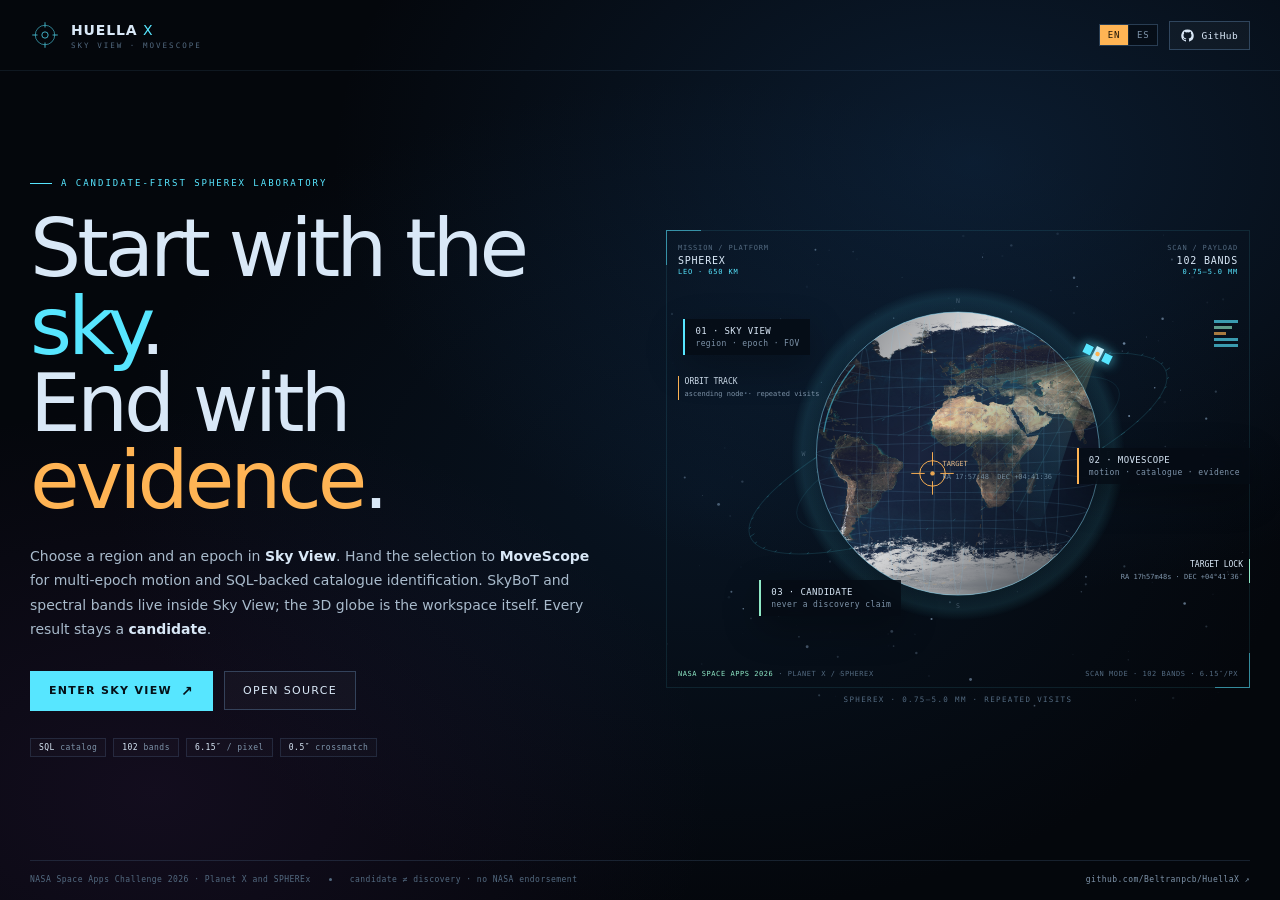
<file: index.html>
<!DOCTYPE html>
<html lang="en">
<head>
<meta charset="utf-8" />
<meta name="viewport" content="width=device-width, initial-scale=1" />
<title>HuellaX — Enter Sky View</title>
<!-- Earth visual reference: God's Eye View by Bilawal Sidhu (MIT for source code;
     third-party imagery keeps its own terms). Files: assets/earth.jpg and
     assets/earth-lights.png. Full source and code-provenance notes:
     assets/ATTRIBUTION.md. -->
<meta name="description" content="HuellaX: choose a sky region in Sky View, hand it to MoveScope, and inspect candidates with SQL-backed catalogues." />
<style>
  :root {
    --bg:#04070c; --ink:#d9e8f7; --dim:#7e94aa; --dim2:#536a80;
    --cyan:#57e6ff; --amber:#ffb454; --mint:#8fe9c6;
    --line:rgba(122,172,220,.16); --line2:rgba(122,172,220,.30);
    --sans:"Inter","Segoe UI",system-ui,-apple-system,sans-serif;
    --mono:ui-monospace,SFMono-Regular,"SF Mono",Menlo,Consolas,monospace;
  }
  *{box-sizing:border-box}
  html,body{height:100%}
  body{
    margin:0;background:var(--bg);color:var(--ink);font-family:var(--sans);
    -webkit-font-smoothing:antialiased;overflow:hidden;
  }
  body::before{
    content:"";position:fixed;inset:0;pointer-events:none;
    background:
      radial-gradient(1000px 680px at 76% 18%,rgba(28,77,130,.31),transparent 64%),
      radial-gradient(900px 620px at 12% 88%,rgba(92,42,118,.17),transparent 62%),
      radial-gradient(800px 560px at 55% 55%,#081422 0%,#04070c 74%);
  }
  .page{position:relative;z-index:2;min-height:100%;display:flex;flex-direction:column}
  .topbar{
    display:flex;align-items:center;gap:20px;padding:20px 30px;
    border-bottom:1px solid rgba(122,172,220,.10);flex:none;
  }
  .brand{display:flex;align-items:center;gap:11px;text-decoration:none;color:inherit}
  .brand svg{width:30px;height:30px;color:var(--cyan);opacity:.9}
  .brand b{font-size:14px;font-weight:650;letter-spacing:.06em}
  .brand b em{font-style:normal;color:var(--cyan);font-weight:450}
  .brand small{display:block;margin-top:2px;color:var(--dim2);font-family:var(--mono);font-size:7.5px;letter-spacing:.27em}
  .top-actions{margin-left:auto;display:flex;align-items:center;gap:11px}
  .lang{display:inline-flex;border:1px solid var(--line2);background:rgba(4,8,14,.5)}
  .lang button{border:0;background:transparent;color:var(--dim);font-family:var(--mono);font-size:9px;letter-spacing:.08em;padding:5px 8px}
  .lang button+button{border-left:1px solid var(--line)}
  .lang button.active{background:var(--amber);color:#1a1207}
  .github{
    display:inline-flex;align-items:center;gap:7px;border:1px solid var(--line2);
    background:rgba(255,255,255,.035);color:var(--ink);text-decoration:none;
    padding:7px 11px;font-family:var(--mono);font-size:9.5px;letter-spacing:.04em;
    transition:border-color .16s,background .16s;
  }
  .github:hover{border-color:var(--cyan);background:rgba(87,230,255,.08)}
  .github svg{width:13px;height:13px}
  .main{
    flex:1;display:grid;grid-template-columns:minmax(0,1.02fr) minmax(360px,.98fr);
    align-items:center;gap:28px;width:min(1240px,calc(100% - 60px));margin:0 auto;
    padding:22px 0 18px;
  }
  .eyebrow{color:var(--cyan);font-family:var(--mono);font-size:9px;letter-spacing:.22em;text-transform:uppercase;display:flex;align-items:center;gap:9px;margin-bottom:22px}
  .eyebrow:before{content:"";width:22px;height:1px;background:var(--cyan)}
  h1{margin:0;font-size:clamp(44px,6.3vw,86px);line-height:.96;letter-spacing:-.05em;font-weight:520;max-width:680px}
  h1 span{color:var(--cyan)} h1 em{font-style:normal;color:var(--amber)}
  .lede{max-width:565px;color:#a9bbcc;font-size:14px;line-height:1.75;margin:24px 0 0}
  .lede b{color:var(--ink);font-weight:550}
  .cta{display:flex;align-items:center;flex-wrap:wrap;gap:11px;margin-top:29px}
  .btn{display:inline-flex;align-items:center;justify-content:center;gap:9px;border:1px solid transparent;padding:12px 18px;text-decoration:none;font-size:11px;letter-spacing:.12em;text-transform:uppercase;transition:transform .16s,background .16s,border-color .16s}
  .btn:hover{transform:translateY(-1px)}
  .btn-primary{background:var(--cyan);color:#041018;font-weight:700}
  .btn-primary:hover{background:#87efff}
  .btn-ghost{border-color:var(--line2);color:var(--ink);background:rgba(255,255,255,.03)}
  .btn-ghost:hover{border-color:var(--cyan);background:rgba(87,230,255,.08)}
  .arrow{font-size:14px;line-height:1}
  .chips{display:flex;flex-wrap:wrap;gap:7px;margin-top:27px}
  .chip{font-family:var(--mono);font-size:8px;letter-spacing:.06em;color:var(--dim);border:1px solid var(--line);padding:4px 8px;background:rgba(255,255,255,.02)}
  .chip strong{color:var(--ink);font-weight:500}
  .stage{position:relative;min-height:480px}
  #orbit{width:100%;height:480px;display:block}
  .note{position:absolute;left:0;right:0;bottom:4px;text-align:center;color:var(--dim2);font-family:var(--mono);font-size:7.5px;letter-spacing:.18em;text-transform:uppercase}
  .float{position:absolute;border-left:2px solid var(--cyan);background:rgba(6,12,20,.82);backdrop-filter:blur(8px);padding:7px 10px;font-family:var(--mono);font-size:8px;letter-spacing:.05em;box-shadow:0 12px 36px rgba(0,0,0,.3);pointer-events:none}
  .float b{display:block;color:var(--ink);font-size:9px;font-weight:500;margin-bottom:3px}
  .float span{color:var(--dim)}

  /* NASA-style mission HUD around the orbital illustration */
  .orbit-frame{position:absolute;inset:2px 0 20px;pointer-events:none;border:1px solid rgba(87,230,255,.10);}
  .orbit-frame:before,.orbit-frame:after{content:"";position:absolute;width:34px;height:34px;border-color:rgba(87,230,255,.55);border-style:solid;}
  .orbit-frame:before{top:-1px;left:-1px;border-width:1px 0 0 1px;}
  .orbit-frame:after{bottom:-1px;right:-1px;border-width:0 1px 1px 0;}
  .orbit-hud{position:absolute;inset:16px 0 auto;display:flex;justify-content:space-between;pointer-events:none;padding:0 12px;}
  .oh{font-family:var(--mono);font-size:7px;letter-spacing:.12em;color:var(--dim2);text-transform:uppercase;}
  .oh b{display:block;margin-top:3px;color:var(--ink);font-size:10px;font-weight:500;letter-spacing:.08em;}
  .oh small{display:block;margin-top:2px;color:var(--cyan);font-size:7px;}
  .oh.right{text-align:right;}
  .orbit-strip{position:absolute;left:12px;right:12px;bottom:30px;display:flex;justify-content:space-between;pointer-events:none;font-family:var(--mono);font-size:7px;color:var(--dim2);letter-spacing:.08em;text-transform:uppercase;}
  .orbit-strip b{color:var(--mint);font-weight:500;}
  .orbit-spectrum{position:absolute;right:12px;top:92px;display:flex;flex-direction:column;gap:3px;pointer-events:none;}
  .orbit-spectrum i{display:block;width:24px;height:3px;background:var(--cyan);opacity:.65;}
  .orbit-spectrum i:nth-child(2){width:18px;background:var(--mint)}
  .orbit-spectrum i:nth-child(3){width:12px;background:var(--amber)}
  .orbit-callout{position:absolute;border-left:1px solid var(--cyan);padding-left:6px;font-family:var(--mono);font-size:7px;line-height:1.55;color:var(--dim);pointer-events:none;}
  .orbit-callout b{display:block;color:var(--ink);font-size:8px;font-weight:500;}
  .oc-1{left:2%;top:31%;border-left-color:var(--amber)}
  .oc-2{right:0;bottom:26%;text-align:right;border-left:0;border-right:1px solid var(--mint);padding-left:0;padding-right:6px}
  @media(max-width:620px){.orbit-hud,.orbit-strip,.orbit-callout,.orbit-spectrum{display:none}}
  .f1{top:19%;left:3%}.f2{top:46%;right:0;border-left-color:var(--amber)}.f3{bottom:19%;left:16%;border-left-color:var(--mint)}
  .foot{
    flex:none;border-top:1px solid var(--line);width:min(1240px,calc(100% - 60px));
    margin:0 auto;padding:14px 0 16px;display:flex;align-items:center;gap:18px;flex-wrap:wrap;
    color:var(--dim2);font-family:var(--mono);font-size:8px;letter-spacing:.06em;
  }
  .foot .repo{margin-left:auto;color:var(--dim);text-decoration:none}
  .foot .repo:hover{color:var(--cyan)}
  .foot .sep{width:3px;height:3px;border-radius:50%;background:var(--dim2)}
  @media(prefers-reduced-motion:reduce){*{animation-duration:.001ms!important;transition-duration:.001ms!important}}
  @media(max-width:980px){
    body{overflow:auto}
    .main{grid-template-columns:1fr;gap:0;width:calc(100% - 40px);padding:30px 0 8px}
    .stage{min-height:370px;margin-top:10px}
    #orbit{height:370px}
  }
  @media(max-width:620px){
    .topbar{padding:15px 16px}
    .brand small{display:none}
    .top-actions .github span{display:none}
    .main{width:calc(100% - 32px)}
    h1{font-size:clamp(40px,13vw,58px)}
    .lede{font-size:12.5px}
    .float{display:none}
    .foot{width:calc(100% - 32px);display:block}
    .foot .repo{display:block;margin:6px 0 0}
  }
</style>
</head>
<body>
<div class="page">
  <header class="topbar">
    <a class="brand" href="./" aria-label="HuellaX home">
      <svg viewBox="0 0 40 40" aria-hidden="true">
        <circle cx="20" cy="20" r="13" fill="none" stroke="currentColor" stroke-width="1.1" opacity=".72"/>
        <circle cx="20" cy="20" r="4.2" fill="none" stroke="currentColor" stroke-width="1.1"/>
        <path d="M20 3v7M20 30v7M3 20h7M30 20h7" stroke="currentColor" stroke-width="1.1"/>
      </svg>
      <div><b>HUELLA <em>X</em></b><small>SKY VIEW · MOVESCOPE</small></div>
    </a>
    <div class="top-actions">
      <div class="lang" role="group" aria-label="Language / Idioma">
        <button type="button" data-lang="en" lang="en" class="active" aria-pressed="true">EN</button>
        <button type="button" data-lang="es" lang="es" aria-pressed="false">ES</button>
      </div>
      <a class="github" href="https://github.com/Beltranpcb/HuellaX" target="_blank" rel="noopener" aria-label="HuellaX GitHub repository">
        <svg viewBox="0 0 24 24" fill="currentColor" aria-hidden="true"><path d="M12 .7a11.5 11.5 0 0 0-3.64 22.4c.58.1.79-.25.79-.56v-2.2c-3.23.7-3.91-1.37-3.91-1.37-.53-1.34-1.29-1.7-1.29-1.7-1.05-.72.08-.7.08-.7 1.16.08 1.77 1.2 1.77 1.2 1.04 1.77 2.72 1.26 3.38.96.1-.75.4-1.26.73-1.55-2.58-.29-5.3-1.29-5.3-5.72 0-1.26.45-2.29 1.2-3.1-.12-.3-.52-1.48.11-3.07 0 0 .97-.31 3.18 1.18a11 11 0 0 1 5.78 0c2.2-1.49 3.17-1.18 3.17-1.18.63 1.59.23 2.77.12 3.07.75.81 1.2 1.84 1.2 3.1 0 4.44-2.73 5.43-5.32 5.72.42.36.79 1.07.79 2.16v3.2c0 .31.21.67.8.56A11.5 11.5 0 0 0 12 .7Z"/></svg>
        <span>GitHub</span>
      </a>
    </div>
  </header>

  <main class="main">
    <section>
      <div class="eyebrow" data-i18n="eyebrow">A candidate-first SPHEREx laboratory</div>
      <h1 data-i18n-html="title">Start with the <span>sky</span>.<br/>End with <em>evidence</em>.</h1>
      <p class="lede" data-i18n-html="lede">Choose a region and an epoch in <b>Sky View</b>. Hand the selection to <b>MoveScope</b> for multi-epoch motion and SQL-backed catalogue identification. SkyBoT and spectral bands live inside Sky View; the 3D globe is the workspace itself. Every result stays a <b>candidate</b>.</p>
      <div class="cta">
        <a class="btn btn-primary" id="enter" href="http://127.0.0.1:8830/" data-i18n-html="cta">Enter Sky View <span class="arrow">↗</span></a>
        <a class="btn btn-ghost" href="https://github.com/Beltranpcb/HuellaX" target="_blank" rel="noopener" data-i18n="source">Open source</a>
      </div>
      <div class="chips">
        <span class="chip"><strong>SQL</strong> catalog</span>
        <span class="chip"><strong>102</strong> bands</span>
        <span class="chip"><strong>6.15″</strong> / pixel</span>
        <span class="chip"><strong>0.5″</strong> crossmatch</span>
      </div>
    </section>

    <section class="stage" aria-label="Sky View orbital illustration">
      <div class="orbit-frame" aria-hidden="true"></div>
      <canvas id="orbit"></canvas>
      <div class="orbit-hud">
        <div class="oh"><span data-i18n="hudMission">Mission / platform</span><b>SPHEREx</b><small data-i18n="hudOrbit">LEO · 650 km</small></div>
        <div class="oh right"><span data-i18n="hudScan">Scan / payload</span><b data-i18n="hudBands">102 BANDS</b><small>0.75–5.0 µm</small></div>
      </div>
      <div class="orbit-spectrum" aria-hidden="true"><i></i><i></i><i></i><i></i><i></i></div>
      <div class="orbit-callout oc-1"><b data-i18n="hudTrack">ORBIT TRACK</b><span data-i18n="hudTrackNote">ascending node · repeated visits</span></div>
      <div class="orbit-callout oc-2"><b data-i18n="hudTarget">TARGET LOCK</b><span>RA 17h57m48s · DEC +04°41′36″</span></div>
      <div class="float f1"><b>01 · SKY VIEW</b><span>region · epoch · FOV</span></div>
      <div class="float f2"><b>02 · MOVESCOPE</b><span>motion · catalogue · evidence</span></div>
      <div class="float f3"><b>03 · CANDIDATE</b><span>never a discovery claim</span></div>
      <div class="orbit-strip"><span data-i18n-html="hudLeft">NASA SPACE APPS 2026 · PLANET X / SPHEREX</span><span data-i18n="hudRight">SCAN MODE · 102 BANDS · 6.15″/PX</span></div>
      <div class="note" data-i18n="stageNote">SPHEREx · 0.75–5.0 µm · repeated visits</div>
    </section>
  </main>

  <footer class="foot">
    <span data-i18n="footLeft">NASA Space Apps Challenge 2026 · Planet X and SPHEREx</span>
    <span class="sep"></span>
    <span data-i18n="footMid">candidate ≠ discovery · no NASA endorsement</span>
    <a class="repo" href="https://github.com/Beltranpcb/HuellaX" target="_blank" rel="noopener">github.com/Beltranpcb/HuellaX ↗</a>
  </footer>
</div>

<script>
(() => {
  "use strict";
  const VIEW = "http://127.0.0.1:8830/";
  const DICT = {
    en: {
      docTitle: "HuellaX — Enter Sky View",
      title: "Start with the <span>sky</span>.<br/>End with <em>evidence</em>.",
      eyebrow: "A candidate-first SPHEREx laboratory",
      lede: "Choose a region and an epoch in <b>Sky View</b>. Hand the selection to <b>MoveScope</b> for multi-epoch motion and SQL-backed catalogue identification. SkyBoT and spectral bands live inside Sky View; the 3D globe is the workspace itself. Every result stays a <b>candidate</b>.",
      cta: "Enter Sky View <span class=\"arrow\">↗</span>",
      source: "Open source",
      stageNote: "SPHEREx · 0.75–5.0 µm · repeated visits",
      hudMission: "Mission / platform", hudOrbit: "LEO · 650 km",
      hudScan: "Scan / payload", hudBands: "102 BANDS",
      hudTrack: "ORBIT TRACK", hudTrackNote: "ascending node · repeated visits",
      hudTarget: "TARGET LOCK",
      hudLeft: "<b>NASA SPACE APPS 2026</b> · PLANET X / SPHEREX",
      hudRight: "SCAN MODE · 102 BANDS · 6.15″/PX",
      footLeft: "NASA Space Apps Challenge 2026 · Planet X and SPHEREx",
      footMid: "candidate ≠ discovery · no NASA endorsement"
    },
    es: {
      docTitle: "HuellaX — Entrar en Sky View",
      title: "Empieza por el <span>cielo</span>.<br/>Termina en la <em>evidencia</em>.",
      eyebrow: "Un laboratorio SPHEREx centrado en candidatos",
      lede: "Elige una región y una época en <b>Sky View</b>. Pasa la selección a <b>MoveScope</b> para movimiento multiépoca e identificación con catálogos SQL. SkyBoT y las bandas espectrales están dentro de Sky View; el globo 3D es el propio espacio de trabajo. Todo resultado sigue siendo un <b>candidato</b>.",
      cta: "Entrar en Sky View <span class=\"arrow\">↗</span>",
      source: "Código abierto",
      stageNote: "SPHEREx · 0,75–5,0 µm · visitas repetidas",
      hudMission: "Misión / plataforma", hudOrbit: "LEO · 650 km",
      hudScan: "Escaneo / carga útil", hudBands: "102 BANDAS",
      hudTrack: "ÓRBITA", hudTrackNote: "nodo ascendente · visitas repetidas",
      hudTarget: "OBJETIVO FIJADO",
      hudLeft: "<b>NASA SPACE APPS 2026</b> · PLANETA X / SPHEREX",
      hudRight: "MODO ESCANEO · 102 BANDAS · 6.15″/PX",
      footLeft: "NASA Space Apps Challenge 2026 · Planet X and SPHEREx",
      footMid: "candidato ≠ descubrimiento · NASA no respalda"
    }
  };
  const p = new URLSearchParams(location.search);
  const stored = localStorage.getItem("huellax.lang");
  let lang = p.get("lang") || stored || "en";
  if (!DICT[lang]) lang = "en";
  function apply(next) {
    if (!DICT[next]) next = "en";
    lang = next;
    document.documentElement.lang = lang;
    document.title = DICT[lang].docTitle;
    localStorage.setItem("huellax.lang", lang);
    document.querySelectorAll("[data-i18n]").forEach(el => el.textContent = DICT[lang][el.dataset.i18n] || "");
    document.querySelectorAll("[data-i18n-html]").forEach(el => el.innerHTML = DICT[lang][el.dataset.i18nHtml] || "");
    document.querySelectorAll(".lang button").forEach(b => {
      const on = b.dataset.lang === lang;
      b.classList.toggle("active", on);
      b.setAttribute("aria-pressed", String(on));
    });
    const enter = document.getElementById("enter");
    const u = new URL(VIEW);
    u.searchParams.set("lang", lang);
    u.searchParams.set("from", "entry");
    enter.href = u.toString();
    history.replaceState(null, "", "?lang=" + lang);
  }
  document.querySelectorAll(".lang button").forEach(b => b.addEventListener("click", () => apply(b.dataset.lang)));
  apply(lang);

  const c = document.getElementById("orbit"), ctx = c.getContext("2d");
  // Earth visual reference: God's Eye View by Bilawal Sidhu.
  // God's Eye View is MIT for source code; its third-party imagery keeps its
  // own terms. This is original Canvas 2D code; no Earth mesh/shader is copied.
  // See assets/ATTRIBUTION.md for sources and license notes.
  const earth = new Image();
  const lights = new Image();
  let earthOk = false, lightsOk = false;
  earth.onload = () => { earthOk = true; };
  lights.onload = () => { lightsOk = true; };
  earth.src = "assets/earth.jpg";
  lights.src = "assets/earth-lights.png";
  let stars = [];
  function resize() {
    const dpr = Math.min(devicePixelRatio || 1, 2), r = c.getBoundingClientRect();
    c.width = Math.max(1, Math.round(r.width * dpr)); c.height = Math.max(1, Math.round(r.height * dpr));
    ctx.setTransform(dpr, 0, 0, dpr, 0, 0);
    stars = Array.from({length: 170}, () => ({x: Math.random()*r.width, y: Math.random()*r.height, r: Math.random()*1.25+.2, a: Math.random()*.6+.12, p: Math.random()*6.28, s: .0005+Math.random()*.0011}));
  }
  function orbitPoint(cx, cy, R, angle) {
    const rot = -.38, ex = R*1.58*Math.cos(angle), ey = R*.43*Math.sin(angle);
    return { x: cx + ex*Math.cos(rot) - ey*Math.sin(rot), y: cy + ex*Math.sin(rot) + ey*Math.cos(rot) };
  }
  function draw(ts) {
    const dpr = Math.min(devicePixelRatio || 1, 2), w = c.width/dpr, h = c.height/dpr;
    ctx.clearRect(0,0,w,h);
    const cx = w*.50, cy = h*.47, R = Math.min(w,h)*.295;
    // stars
    stars.forEach(s => {
      const t = .55+.45*Math.sin(ts*s.s+s.p);
      ctx.beginPath(); ctx.arc(s.x,s.y,s.r,0,6.283); ctx.fillStyle = `rgba(185,220,255,${s.a*t})`; ctx.fill();
    });
    // orbital path
    ctx.save(); ctx.translate(cx,cy); ctx.rotate(-.38);
    ctx.beginPath(); ctx.ellipse(0,0,R*1.58,R*.43,0,0,6.283);
    ctx.strokeStyle = "rgba(87,230,255,.13)"; ctx.lineWidth = 1; ctx.stroke();
    ctx.beginPath(); ctx.ellipse(0,0,R*1.22,R*.33,0,0,6.283);
    ctx.strokeStyle = "rgba(87,230,255,.08)"; ctx.stroke();
    ctx.restore();
    // atmosphere
    const atmo = ctx.createRadialGradient(cx,cy,R*.82,cx,cy,R*1.18);
    atmo.addColorStop(0,"rgba(87,230,255,.0)"); atmo.addColorStop(.78,"rgba(87,230,255,.10)"); atmo.addColorStop(1,"rgba(87,230,255,0)");
    ctx.beginPath(); ctx.arc(cx,cy,R*1.18,0,6.283); ctx.fillStyle=atmo; ctx.fill();
    // globe
    ctx.save(); ctx.beginPath(); ctx.arc(cx,cy,R,0,6.283); ctx.clip();
    if (earthOk) {
      const sw = earth.naturalWidth, sh = earth.naturalHeight;
      const scale = Math.max((R*2)/sw,(R*2)/sh), dw=sw*scale, dh=sh*scale;
      ctx.drawImage(earth, cx-dw/2, cy-dh/2, dw, dh);
      if (lightsOk) {
        ctx.globalCompositeOperation = "screen"; ctx.globalAlpha = .26;
        ctx.drawImage(lights, cx-dw/2, cy-dh/2, dw, dh);
        ctx.globalCompositeOperation = "source-over"; ctx.globalAlpha = 1;
      }
      const night = ctx.createLinearGradient(cx-R,cy-R,cx+R,cy+R*.4);
      night.addColorStop(0,"rgba(1,6,14,.58)"); night.addColorStop(.48,"rgba(1,6,14,.08)"); night.addColorStop(1,"rgba(1,6,14,.62)");
      ctx.fillStyle = night; ctx.fillRect(cx-R,cy-R,R*2,R*2);
    } else {
      const g = ctx.createRadialGradient(cx-R*.22,cy-R*.30,4,cx,cy,R);
      g.addColorStop(0,"#1a4f70"); g.addColorStop(.55,"#0a2237"); g.addColorStop(1,"#02070e");
      ctx.fillStyle=g; ctx.fillRect(cx-R,cy-R,R*2,R*2);
    }
    // graticule
    ctx.strokeStyle = "rgba(120,205,240,.17)"; ctx.lineWidth = .7;
    for (let k=-3;k<=3;k++) {
      const yy = cy + k*R*.20;
      const rx = R*Math.sqrt(Math.max(0,1-(k*.20)**2));
      ctx.beginPath(); ctx.ellipse(cx,yy,rx,R*.075,0,0,6.283); ctx.stroke();
    }
    for (let k=-3;k<=3;k++) {
      const xx = cx + k*R*.22;
      const hh = R*Math.sqrt(Math.max(0,1-(k*.22)**2));
      ctx.beginPath(); ctx.ellipse(xx,cy,R*.055,hh,0,0,6.283); ctx.stroke();
    }
    // terminator
    ctx.beginPath(); ctx.ellipse(cx-R*.36,cy,R*.48,R*.95,-.28,0,6.283);
    ctx.strokeStyle = "rgba(255,180,84,.24)"; ctx.setLineDash([4,5]); ctx.stroke(); ctx.setLineDash([]);
    ctx.restore();
    ctx.beginPath(); ctx.arc(cx,cy,R,0,6.283); ctx.strokeStyle="rgba(140,225,255,.48)"; ctx.lineWidth=1; ctx.stroke();

    // scan footprint from satellite toward target
    const a = (ts*.00016) - .95;
    const sat = orbitPoint(cx,cy,R,a);
    const scan = ctx.createLinearGradient(sat.x,sat.y,cx,cy);
    scan.addColorStop(0,"rgba(255,180,84,.20)"); scan.addColorStop(.55,"rgba(87,230,255,.10)"); scan.addColorStop(1,"rgba(87,230,255,0)");
    ctx.beginPath(); ctx.moveTo(sat.x,sat.y); ctx.lineTo(cx-R*.76,cy-R*.34); ctx.lineTo(cx+R*.58,cy+R*.52); ctx.closePath(); ctx.fillStyle=scan; ctx.fill();
    for (let i=0;i<7;i++) {
      const f=(i+1)/8, x=cx-R*.76+(R*1.34)*f, y=cy-R*.34+(R*.86)*f;
      ctx.beginPath(); ctx.moveTo(sat.x,sat.y); ctx.lineTo(x,y); ctx.strokeStyle="rgba(87,230,255,.10)"; ctx.stroke();
    }

    // target lock
    const tx = cx - R*.18, ty = cy + R*.14;
    ctx.save(); ctx.translate(tx,ty);
    ctx.strokeStyle="rgba(255,180,84,.95)"; ctx.lineWidth=1;
    ctx.beginPath(); ctx.arc(0,0,R*.09,0,6.283); ctx.stroke();
    ctx.beginPath(); ctx.moveTo(-R*.15,0); ctx.lineTo(-R*.055,0); ctx.moveTo(R*.055,0); ctx.lineTo(R*.15,0); ctx.moveTo(0,-R*.15); ctx.lineTo(0,-R*.055); ctx.moveTo(0,R*.055); ctx.lineTo(0,R*.15); ctx.stroke();
    ctx.fillStyle="rgba(255,180,84,.9)"; ctx.beginPath(); ctx.arc(0,0,2.2,0,6.283); ctx.fill();
    ctx.restore();
    ctx.font = "7px ui-monospace, monospace"; ctx.fillStyle = "rgba(255,205,145,.88)";
    ctx.fillText(lang === "es" ? "OBJETIVO" : "TARGET", tx+10, ty-7); ctx.fillStyle="rgba(170,210,235,.55)"; ctx.fillText("RA 17:57:48  DEC +04:41:36", tx+10, ty+6);

    // satellite body
    ctx.save(); ctx.translate(sat.x,sat.y); ctx.rotate(a - .38 + Math.PI/2);
    ctx.shadowColor="rgba(87,230,255,.75)"; ctx.shadowBlur=12;
    ctx.fillStyle="#d8eef8"; ctx.fillRect(-4,-7,8,14);
    ctx.fillStyle="#57e6ff"; ctx.fillRect(-15,-5,9,10); ctx.fillRect(6,-5,9,10);
    ctx.strokeStyle="rgba(8,25,38,.8)"; ctx.lineWidth=.6; ctx.strokeRect(-15,-5,9,10); ctx.strokeRect(6,-5,9,10);
    ctx.fillStyle="#ffb454"; ctx.beginPath(); ctx.arc(0,0,2.2,0,6.283); ctx.fill();
    ctx.restore();

    // orbital ticks
    ctx.save(); ctx.translate(cx,cy); ctx.rotate(-.38);
    for (let i=0;i<48;i++) {
      const t=i/48*6.283, ex=R*1.58*Math.cos(t), ey=R*.43*Math.sin(t);
      const len=(i%6===0)?5:2.5;
      ctx.beginPath(); ctx.moveTo(ex,ey); ctx.lineTo(ex+len,ey-len*.22); ctx.strokeStyle="rgba(87,230,255,.28)"; ctx.lineWidth=.6; ctx.stroke();
    }
    ctx.restore();

    // scan arc
    const arc=(ts*.03)%6.283;
    ctx.beginPath(); ctx.arc(cx,cy,R*.96,arc,arc+.55); ctx.strokeStyle="rgba(87,230,255,.5)"; ctx.lineWidth=1.4; ctx.stroke();
    // tiny crosshair grid labels
    ctx.fillStyle="rgba(126,148,170,.45)"; ctx.font="6.5px ui-monospace, monospace";
    ctx.fillText("N", cx-2, cy-R-9); ctx.fillText("E", cx+R+7, cy+2);
    ctx.fillText("S", cx-2, cy+R+13); ctx.fillText("W", cx-R-15, cy+2);
    requestAnimationFrame(draw);
  }
  resize(); addEventListener("resize", resize); requestAnimationFrame(draw);
})();
</script>
</body>
</html>
</file>
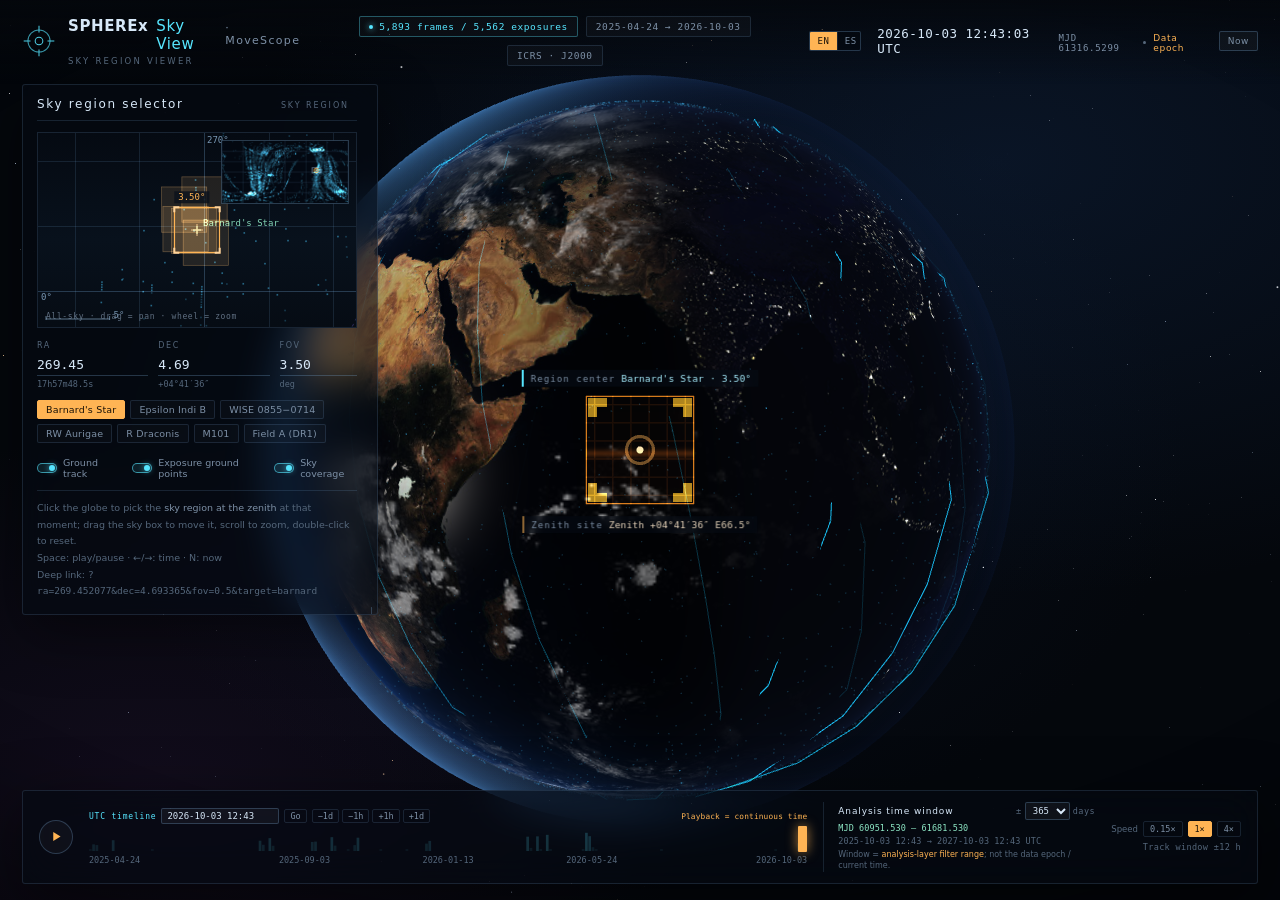
<file: 系统/视图工具/index.html>
<!DOCTYPE html>
<html lang="en">
<head>
<meta charset="utf-8" />
<meta name="viewport" content="width=device-width, initial-scale=1" />
<title data-i18n="doc.title">SPHEREx Sky View · MoveScope</title>
<meta name="description" content="Interactive 3D globe and sky-region selector driven by real SPHEREx exposure-header data." data-i18n-content="doc.description" />
<link rel="stylesheet" href="./css/style.css" />
<script>
  window.__errs = [];
  addEventListener('error', (e) => window.__errs.push(String(e.message || e)));
  addEventListener('unhandledrejection', (e) => window.__errs.push(String(e.reason)));
</script>
<script type="importmap">
{ "imports": { "three": "./vendor/three.module.js" } }
</script>
</head>
<body>

<div id="stage">
  <canvas id="globe" aria-label="3D globe" data-i18n-aria-label="globe.aria"></canvas>
  <div id="labels">
    <div class="globe-label" id="lb-site" hidden>
      <span class="k" data-i18n="label.site">Zenith site</span><span class="v" id="lb-site-val">—</span>
    </div>
    <div class="globe-label" id="lb-sky" hidden>
      <span class="k" data-i18n="label.sky">Region center</span><span class="v" id="lb-sky-val">—</span>
    </div>
  </div>
  <div class="vignette"></div>
  <div class="scanlines"></div>
</div>

<header class="topbar">
  <div class="brand">
    <svg class="mark" viewBox="0 0 40 40" aria-hidden="true">
      <circle cx="20" cy="20" r="13" fill="none" stroke="currentColor" stroke-width="1.2" opacity=".7"/>
      <circle cx="20" cy="20" r="4.5" fill="none" stroke="currentColor" stroke-width="1.2"/>
      <path d="M20 2v8M20 30v8M2 20h8M30 20h8" stroke="currentColor" stroke-width="1.2"/>
    </svg>
    <div>
      <h1>SPHEREx <em data-i18n="brand.skyView">Sky View</em> <span class="brand-ms">· MoveScope</span></h1>
      <p data-i18n="brand.kicker">SKY REGION VIEWER</p>
    </div>
  </div>

  <div class="dataset">
    <div class="chip" id="chip-count">— frames / — exposures</div>
    <div class="chip dim" id="chip-range">—</div>
    <div class="chip dim">ICRS · J2000</div>
  </div>

  <div class="topbar-right">
    <div class="lang-switch" id="lang-switch" role="group" aria-label="Language / Idioma">
      <button class="lang-btn active" type="button" data-lang="en" lang="en" aria-pressed="true">EN</button>
      <button class="lang-btn" type="button" data-lang="es" lang="es" aria-pressed="false">ES</button>
    </div>
    <div class="clockbox">
      <div class="clock" id="clock-date">—</div>
      <div class="clock-sub"><span class="mono" id="clock-mjd">—</span><span class="dot"></span><span id="clock-mode" data-i18n="clock.mode.data">Data epoch</span></div>
      <button class="btn ghost tiny" id="btn-now" title="Return to the actual current time" data-i18n="now" data-i18n-title="now.title">Now</button>
    </div>
  </div>
</header>

<aside class="panel" id="panel-left">
  <div class="panel-head">
    <span class="ttl" data-i18n="panel.left.title">Sky region selector</span>
    <span class="sub" data-i18n="panel.left.sub">SKY REGION</span>
    <span class="hud-corner"></span>
  </div>

  <div class="skymap-wrap">
    <canvas id="skymap" aria-label="All-sky region map" data-i18n-aria-label="skymap.aria"></canvas>
    <canvas id="minimap" title="All-sky minimap: click to jump" data-i18n-title="skymap.minimap.title"></canvas>
    <div class="skymap-tag" data-i18n="skymap.tag">All-sky · drag = pan · wheel = zoom</div>
  </div>

  <div class="fields">
    <label class="field">
      <span data-i18n="field.ra">RA</span>
      <input id="in-ra" type="number" min="0" max="360" step="0.01" value="269.45" />
      <em id="ra-hms">—</em>
    </label>
    <label class="field">
      <span data-i18n="field.dec">DEC</span>
      <input id="in-dec" type="number" min="-90" max="90" step="0.01" value="4.69" />
      <em id="dec-dms">—</em>
    </label>
    <label class="field">
      <span data-i18n="field.fov">FOV</span>
      <input id="in-fov" type="number" min="0.05" max="180" step="0.05" value="3.50" />
      <em data-i18n="unit.deg">deg</em>
    </label>
  </div>

  <div class="preset-row" id="presets"></div>

  <div class="toggles">
    <label class="sw"><input type="checkbox" id="tg-track" checked /><i></i><span data-i18n="toggle.track">Ground track</span></label>
    <label class="sw"><input type="checkbox" id="tg-cov" checked /><i></i><span data-i18n="toggle.cov">Exposure ground points</span></label>
    <label class="sw"><input type="checkbox" id="tg-mapcov" checked /><i></i><span data-i18n="toggle.mapcov">Sky coverage</span></label>
  </div>

  <p class="hint" data-i18n-html="hint.main">
    Click the globe to pick the <b>sky region at the zenith</b> at that moment; drag the sky box to move the region,
    scroll to zoom, double-click to reset.<br/>
    Space play/pause · ←/→ step time · N back to now<br/>
    Deep link: <span class="mono">?ra=269.452077&amp;dec=4.693365&amp;fov=0.5&amp;target=barnard</span>
  </p>
</aside>

<aside class="panel" id="panel-right">
  <div class="panel-head">
    <span class="ttl" data-i18n="panel.right.title">Selected region</span>
    <span class="sub" data-i18n="panel.right.sub">SELECTION</span>
    <span class="hud-corner"></span>
  </div>

  <div class="readout">
    <div class="row big"><span id="ro-ra">—</span><small>RA</small></div>
    <div class="row big"><span id="ro-dec">—</span><small>DEC</small></div>
  </div>

  <div class="kv">
    <div><span data-i18n="kv.fov">Field of view</span><b id="ro-fov">—</b></div>
    <div><span data-i18n="kv.galactic">Galactic</span><b id="ro-gal">—</b></div>
    <div><span data-i18n="kv.site">Zenith site</span><b id="ro-site">—</b></div>
    <div><span data-i18n="kv.lst">Local sidereal time</span><b id="ro-lst">—</b></div>
  </div>

  <div class="hits-head"><span data-i18n-html="hits.head">Local hits <em>2.47°</em></span><span class="count" id="hits-count">—</span></div>
  <div class="curated" id="curated" hidden></div>
  <div class="hits" id="hits"></div>

  <div class="actions">
    <button class="btn" id="btn-json" data-i18n="copy.json">Copy JSON</button>
    <button class="btn" id="btn-link" data-i18n="copy.link">Copy link</button>
    <button class="btn ghost wide" id="btn-movescope" data-i18n="open.movescope">Open in MoveScope</button>
  </div>
  <div class="ms-hint" id="analysis-hint">One handoff: in MoveScope, switch between <b>Normal / Cascade-residual / Track</b>; t0–t1 is the analysis-layer filter range, not the data epoch.</div>
  <div class="ms-hint" id="ms-hint">—</div>

  <p class="note" id="data-note">
    Data: <span class="mono">data/fields.json</span> (exported from the database
    <span class="mono">frames</span> table by <span class="mono">tools/build_field_index.py</span>).
  </p>
</aside>

<footer class="timebar">
  <button class="play" id="btn-play" aria-label="Play" data-i18n-aria-label="play.aria">
    <svg viewBox="0 0 16 16" class="ico-play"><path d="M4 2.5v11l9-5.5z" fill="currentColor"/></svg>
    <svg viewBox="0 0 16 16" class="ico-pause" hidden><path d="M4 2.5h3v11H4zM9 2.5h3v11H9z" fill="currentColor"/></svg>
  </button>
  <div class="time-main">
    <div class="timepick">
      <span class="tp-axis" data-i18n="time.axis">UTC timeline</span>
      <input id="in-utc" type="text" placeholder="YYYY-MM-DD HH:MM" data-i18n-placeholder="time.utc.placeholder" aria-label="UTC time (YYYY-MM-DD HH:MM)" data-i18n-aria-label="time.utc.aria" />
      <button class="sbtn" id="btn-utc-go" data-i18n="time.go">Go</button>
      <span class="tp-steps">
        <button class="sbtn" data-hours="-24">−1d</button>
        <button class="sbtn" data-hours="-1">−1h</button>
        <button class="sbtn" data-hours="1">+1h</button>
        <button class="sbtn" data-hours="24">+1d</button>
      </span>
      <span class="tp-playnote" data-i18n="time.playnote">Playback = continuous time</span>
    </div>
    <div class="time-track">
      <canvas id="density" height="26" aria-hidden="true"></canvas>
      <input id="time" type="range" min="0" max="1000" value="1000" step="0.1" aria-label="Time position" data-i18n-aria-label="time.slider.aria" />
    </div>
    <div class="time-ticks">
      <span id="t-start">—</span><span id="t-25">—</span><span id="t-mid">—</span><span id="t-75">—</span><span id="t-end">—</span>
    </div>
  </div>
  <div class="windowbox">
    <div class="window-head">
      <span class="ttl" data-i18n="window.title">Analysis time window</span>
      <label class="window-days">±<select id="win-days" aria-label="Analysis time window in days" data-i18n-aria-label="window.days.aria">
        <option value="30">30</option>
        <option value="90">90</option>
        <option value="180">180</option>
        <option value="365" selected>365</option>
        <option value="730">730</option>
      </select><span data-i18n="window.days">days</span></label>
    </div>
    <div class="window-range" id="win-range">MJD —</div>
    <div class="window-range dim" id="win-utc">UTC —</div>
    <div class="window-note" data-i18n-html="window.note">Window = <b>analysis-layer filter range</b>; not the data epoch / current time.</div>
  </div>
  <div class="time-side">
    <div class="speed">
      <span data-i18n="speed">Speed</span>
      <button data-speed="0.15" class="sbtn">0.15×</button>
      <button data-speed="0.6" class="sbtn active">1×</button>
      <button data-speed="2.4" class="sbtn">4×</button>
    </div>
    <div class="tracknote" id="tracknote" data-i18n="tracknote.default">Track window ±12 h</div>
  </div>
</footer>

<div id="loader">
  <div class="ld-ring"></div>
  <p data-i18n="loader">Loading globe and exposure index…</p>
</div>

<div id="cursor"></div>
<div id="toast" role="status"></div>

<script type="module" src="./js/main.js"></script>
</body>
</html>
</file>
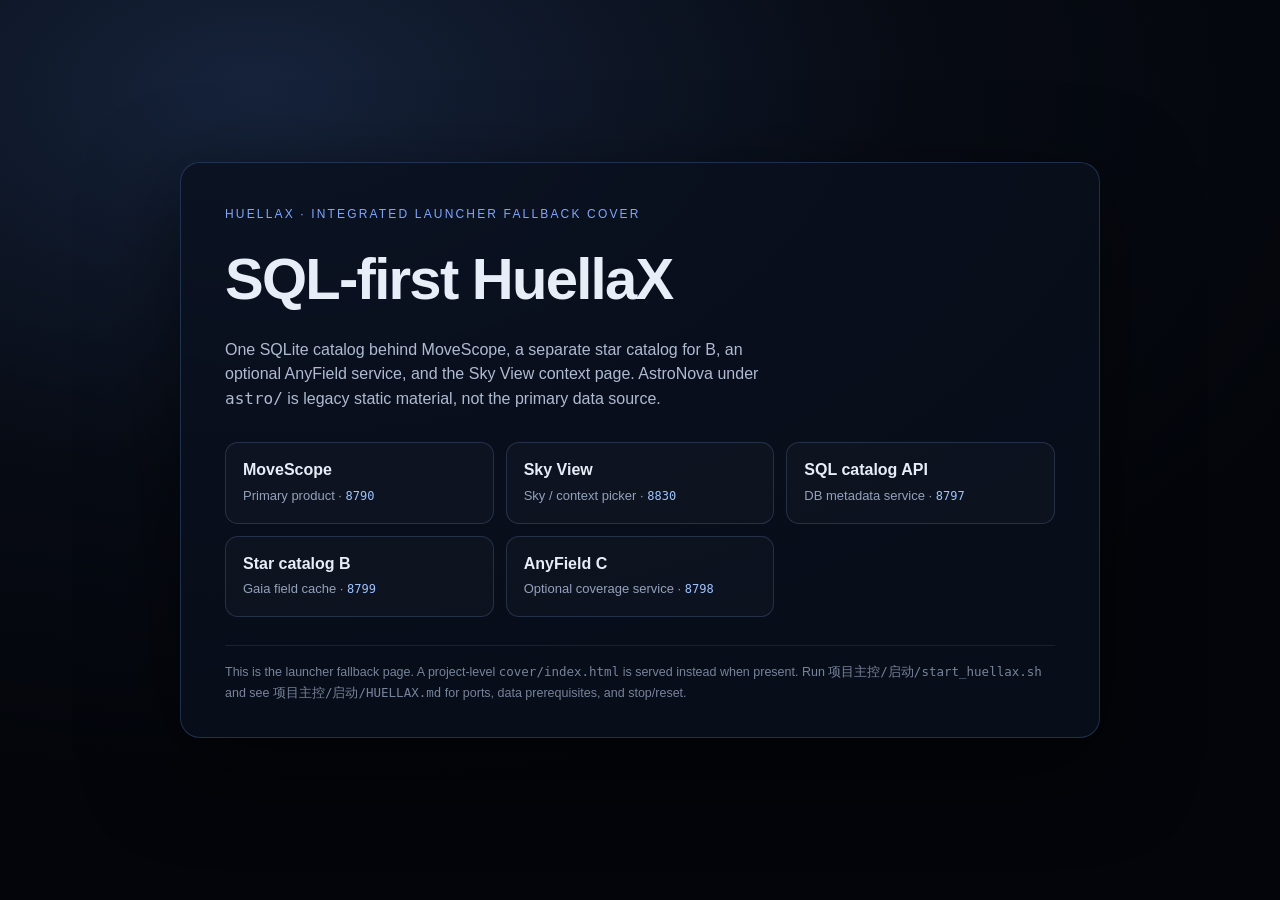
<file: 项目主控/启动/cover/index.html>
<!doctype html>
<html lang="en">
<head>
<meta charset="utf-8">
<meta name="viewport" content="width=device-width, initial-scale=1">
<title>HuellaX — SQL-first stack</title>
<style>
  :root { color-scheme: dark; }
  * { box-sizing: border-box; }
  body {
    margin: 0;
    min-height: 100vh;
    display: grid;
    place-items: center;
    background: radial-gradient(1200px 700px at 20% 10%, #16233b 0%, #070b14 55%, #03050a 100%);
    color: #e8eef8;
    font: 16px/1.55 -apple-system, BlinkMacSystemFont, "Segoe UI", sans-serif;
  }
  main {
    width: min(920px, calc(100vw - 48px));
    padding: 42px 44px 34px;
    border: 1px solid rgba(120, 170, 255, .22);
    border-radius: 20px;
    background: rgba(10, 16, 30, .78);
    box-shadow: 0 26px 90px rgba(0, 0, 0, .55);
  }
  .eyebrow {
    margin: 0 0 10px;
    color: #7ea7ff;
    font-size: 12px;
    letter-spacing: .18em;
    text-transform: uppercase;
  }
  h1 { margin: 0; font-size: clamp(34px, 6vw, 58px); letter-spacing: -.03em; }
  .lede { margin: 14px 0 0; max-width: 62ch; color: #aebbd1; }
  .grid {
    display: grid;
    grid-template-columns: repeat(auto-fit, minmax(230px, 1fr));
    gap: 12px;
    margin: 30px 0 0;
    padding: 0;
    list-style: none;
  }
  a.card {
    display: block;
    padding: 15px 17px;
    border: 1px solid rgba(140, 180, 255, .18);
    border-radius: 13px;
    background: rgba(255, 255, 255, .025);
    color: inherit;
    text-decoration: none;
    transition: border-color .18s ease, transform .18s ease, background .18s ease;
  }
  a.card:hover {
    border-color: rgba(140, 180, 255, .55);
    background: rgba(120, 170, 255, .08);
    transform: translateY(-2px);
  }
  .card b { display: block; font-size: 16px; }
  .card span { color: #93a2bb; font-size: 13px; }
  .card code { color: #9cc2ff; font-size: 12px; }
  footer { margin-top: 28px; padding-top: 16px; border-top: 1px solid rgba(140, 180, 255, .12); color: #77849b; font-size: 12.5px; }
  code { font-family: ui-monospace, SFMono-Regular, Menlo, monospace; }
</style>
</head>
<body>
<main>
  <p class="eyebrow">HuellaX · integrated launcher fallback cover</p>
  <h1>SQL-first HuellaX</h1>
  <p class="lede">
    One SQLite catalog behind MoveScope, a separate star catalog for B, an optional
    AnyField service, and the Sky View context page. AstroNova under
    <code>astro/</code> is legacy static material, not the primary data source.
  </p>
  <ul class="grid">
    <li><a class="card" href="http://127.0.0.1:8790/"><b>MoveScope</b><span>Primary product · <code>8790</code></span></a></li>
    <li><a class="card" href="http://127.0.0.1:8830/"><b>Sky View</b><span>Sky / context picker · <code>8830</code></span></a></li>
    <li><a class="card" href="http://127.0.0.1:8797/"><b>SQL catalog API</b><span>DB metadata service · <code>8797</code></span></a></li>
    <li><a class="card" href="http://127.0.0.1:8799/"><b>Star catalog B</b><span>Gaia field cache · <code>8799</code></span></a></li>
    <li><a class="card" href="http://127.0.0.1:8798/"><b>AnyField C</b><span>Optional coverage service · <code>8798</code></span></a></li>
  </ul>
  <footer>
    This is the launcher fallback page. A project-level <code>cover/index.html</code>
    is served instead when present. Run <code>项目主控/启动/start_huellax.sh</code>
    and see <code>项目主控/启动/HUELLAX.md</code> for ports, data prerequisites, and stop/reset.
  </footer>
</main>
</body>
</html>
</file>
<file: 系统/视图工具/css/style.css>
/* 视图工具 · SPHEREx 天区视图 */
:root {
  --bg: #04070c;
  --ink: #d7e8f8;
  --dim: #7d90a6;
  --dim2: #55677b;
  --cyan: #57e6ff;
  --amber: #ffb454;
  --mint: #8fe9c6;
  --line: rgba(122, 172, 220, 0.16);
  --line2: rgba(122, 172, 220, 0.28);
  --panel: rgba(6, 11, 18, 0.62);
  --sans: "Inter", "PingFang SC", "Hiragino Sans GB", "Microsoft YaHei", system-ui, -apple-system, sans-serif;
  --mono: ui-monospace, SFMono-Regular, "SF Mono", Menlo, Consolas, monospace;
}

* { box-sizing: border-box; }

html, body {
  margin: 0;
  height: 100%;
  background: var(--bg);
  color: var(--ink);
  font-family: var(--sans);
  overflow: hidden;
  -webkit-font-smoothing: antialiased;
}

body::before {
  content: "";
  position: fixed;
  inset: 0;
  background:
    radial-gradient(1200px 700px at 78% 18%, rgba(30, 70, 130, 0.22), transparent 62%),
    radial-gradient(900px 600px at 12% 88%, rgba(90, 40, 110, 0.16), transparent 60%),
    radial-gradient(700px 500px at 50% 50%, rgba(8, 16, 30, 0.9), #04070c 78%);
  z-index: 0;
}

#stage { position: fixed; inset: 0; z-index: 1; }
#globe { width: 100%; height: 100%; display: block; cursor: grab; }
#globe:active { cursor: grabbing; }

.vignette {
  position: absolute; inset: 0; pointer-events: none;
  background: radial-gradient(120% 90% at 50% 45%, transparent 55%, rgba(0, 0, 0, 0.55) 100%);
}

#labels { position: absolute; inset: 0; pointer-events: none; }

.globe-label {
  position: absolute;
  transform: translate(12px, -50%);
  display: flex; align-items: center; gap: 6px;
  padding: 3px 7px;
  font-family: var(--mono);
  font-size: 9.5px;
  letter-spacing: 0.02em;
  white-space: nowrap;
  color: var(--ink);
  background: rgba(6, 12, 20, 0.72);
  border-left: 2px solid var(--amber);
  backdrop-filter: blur(4px);
  transition: opacity 0.2s;
}
.globe-label .k { color: var(--dim); font-size: 9px; letter-spacing: 0.12em; }
.globe-label .v { color: #ffd39a; }
#lb-site { border-left-color: rgba(255, 180, 84, 0.55); background: rgba(6, 12, 20, 0.55); }
#lb-site .v { color: #e8d5bb; }
#lb-sky { border-left-color: var(--cyan); }
#lb-sky .v { color: #a9efff; }


/* ---------- 顶栏 ---------- */
.topbar {
  position: fixed; top: 0; left: 0; right: 0; z-index: 5;
  display: flex; align-items: center; justify-content: space-between; gap: 24px;
  padding: 16px 22px 18px;
  pointer-events: none;
  background: linear-gradient(to bottom, rgba(4, 7, 12, 0.85), rgba(4, 7, 12, 0));
}
.topbar > * { pointer-events: auto; }

.brand { display: flex; align-items: center; gap: 12px; }
.mark { width: 34px; height: 34px; color: var(--cyan); opacity: 0.9; flex: none; }
.brand h1 {
  margin: 0; font-size: 15px; font-weight: 600; letter-spacing: 0.04em;
  display: flex; align-items: baseline; gap: 8px;
}
.brand h1 em { font-style: normal; color: var(--cyan); font-weight: 500; }
.brand h1 .brand-ms { color: var(--dim); font-size: 11px; font-weight: 500; letter-spacing: 0.12em; }
.brand p {
  margin: 3px 0 0; font-size: 8.5px; letter-spacing: 0.26em; color: var(--dim2);
  text-transform: uppercase;
}
.mono { font-family: var(--mono); }

.dataset { display: flex; align-items: center; gap: 8px; flex-wrap: wrap; justify-content: center; }
.chip {
  display: inline-flex; align-items: center; gap: 6px;
  font-family: var(--mono); font-size: 9.5px; letter-spacing: 0.06em;
  color: var(--ink);
  padding: 4px 9px;
  border: 1px solid var(--line);
  background: rgba(255, 255, 255, 0.028);
  border-radius: 2px;
  white-space: nowrap;
}
.chip.dim { color: var(--dim); }
#chip-count { border-color: rgba(87, 230, 255, 0.34); color: var(--cyan); }
#chip-count::before {
  content: ""; width: 4px; height: 4px; border-radius: 50%; background: var(--cyan);
  box-shadow: 0 0 6px var(--cyan);
}

.topbar-right { display: flex; align-items: center; gap: 16px; }
.lang-switch {
  display: inline-flex; align-items: center; overflow: hidden;
  border: 1px solid var(--line2); border-radius: 2px;
  background: rgba(4, 8, 14, 0.42);
}
.lang-btn {
  font-family: var(--mono); font-size: 9px; letter-spacing: 0.08em;
  color: var(--dim); background: transparent; border: 0;
  padding: 4px 7px; cursor: pointer; transition: all 0.16s;
}
.lang-btn + .lang-btn { border-left: 1px solid var(--line); }
.lang-btn:hover { color: var(--ink); background: rgba(255, 255, 255, 0.04); }
.lang-btn.active { color: #1a1207; background: var(--amber); }
.lang-btn:focus-visible { outline: 1px solid var(--cyan); outline-offset: -1px; }

.clockbox { display: flex; align-items: center; gap: 12px; }
.clock { font-family: var(--mono); font-size: 12.5px; letter-spacing: 0.04em; }
.clock-sub {
  display: flex; align-items: center; gap: 7px; margin-top: 3px;
  font-size: 9px; color: var(--dim); letter-spacing: 0.08em;
}
.clock-sub .dot { width: 3px; height: 3px; border-radius: 50%; background: var(--dim2); }
#clock-mode { color: var(--amber); }

/* ---------- 面板 ---------- */
.panel {
  position: fixed; z-index: 4;
  width: 356px;
  max-height: calc(100vh - 200px);
  overflow-y: auto; overflow-x: hidden;
  padding: 12px 14px 14px;
  background: var(--panel);
  border: 1px solid var(--line);
  border-radius: 3px;
  backdrop-filter: blur(18px) saturate(1.15);
  box-shadow: 0 18px 60px rgba(0, 0, 0, 0.45);
  scrollbar-gutter: stable;
}
#panel-left { left: 22px; top: 84px; }
#panel-right { right: 22px; top: 84px; width: 332px; }

.panel::before, .panel::after {
  content: ""; position: absolute; width: 7px; height: 7px; pointer-events: none;
  border-color: var(--line2); border-style: solid;
}
.panel::before { top: -1px; left: -1px; border-width: 1px 0 0 1px; }
.panel::after { bottom: -1px; right: -1px; border-width: 0 1px 1px 0; }

.panel-head {
  display: flex; align-items: baseline; gap: 8px;
  padding-bottom: 9px; margin-bottom: 11px;
  border-bottom: 1px solid var(--line);
}
.panel-head .ttl { font-size: 12px; letter-spacing: 0.14em; }
.panel-head .sub { font-size: 8px; letter-spacing: 0.24em; color: var(--dim2); margin-left: auto; }

/* ---------- 天图 ---------- */
.skymap-wrap { position: relative; height: 196px; border: 1px solid var(--line); background: #050a12; }
#skymap { width: 100%; height: 100%; display: block; cursor: crosshair; }
#minimap {
  position: absolute; top: 7px; right: 7px;
  width: 128px; height: 64px;
  border: 1px solid rgba(140, 190, 235, 0.28);
  background: rgba(4, 8, 14, 0.55);
  cursor: pointer;
  backdrop-filter: blur(2px);
}
.skymap-tag {
  position: absolute; left: 8px; bottom: 6px;
  font-family: var(--mono); font-size: 8px; letter-spacing: 0.08em; color: rgba(125, 144, 166, 0.75);
  pointer-events: none;
}

.fields { display: grid; grid-template-columns: 1.15fr 1.15fr 0.8fr; gap: 10px; margin: 13px 0 11px; }
.field { display: block; }
.field > span {
  display: block; font-size: 8px; letter-spacing: 0.2em; color: var(--dim2); margin-bottom: 4px;
}
.field input {
  width: 100%; background: transparent; border: 0; border-bottom: 1px solid var(--line2);
  color: var(--ink); font-family: var(--mono); font-size: 13px; padding: 2px 0 3px;
  outline: none; -moz-appearance: textfield;
}
.field input::-webkit-outer-spin-button, .field input::-webkit-inner-spin-button { -webkit-appearance: none; margin: 0; }
.field input:focus { border-bottom-color: var(--cyan); }
.field em { display: block; font-style: normal; font-family: var(--mono); font-size: 8.5px; color: var(--dim2); margin-top: 3px; }

.preset-row { display: flex; flex-wrap: wrap; gap: 5px; margin-bottom: 12px; }
.preset {
  font-family: var(--sans); font-size: 9.5px; color: var(--dim);
  padding: 3px 8px; border: 1px solid var(--line); border-radius: 2px;
  background: rgba(255, 255, 255, 0.02); cursor: pointer; letter-spacing: 0.02em;
  transition: all 0.15s;
}
.preset:hover { color: var(--ink); border-color: rgba(255, 180, 84, 0.5); }
.preset.on { color: #1a1207; background: var(--amber); border-color: var(--amber); }

.toggles { display: flex; gap: 14px; padding-top: 2px; }
.sw { display: inline-flex; align-items: center; gap: 6px; cursor: pointer; user-select: none; }
.sw input { position: absolute; opacity: 0; pointer-events: none; }
.sw i {
  width: 20px; height: 10px; border: 1px solid var(--line2); border-radius: 6px;
  position: relative; transition: all 0.18s; flex: none;
}
.sw i::after {
  content: ""; position: absolute; top: 1px; left: 1px; width: 6px; height: 6px;
  border-radius: 50%; background: var(--dim2); transition: all 0.18s;
}
.sw input:checked + i { border-color: rgba(87, 230, 255, 0.6); background: rgba(87, 230, 255, 0.1); }
.sw input:checked + i::after { left: 11px; background: var(--cyan); box-shadow: 0 0 6px rgba(87, 230, 255, 0.8); }
.sw span { font-size: 9.5px; color: var(--dim); }

.hint {
  margin: 11px 0 0; font-size: 9.5px; line-height: 1.75; color: var(--dim2);
  border-top: 1px solid var(--line); padding-top: 9px;
}
.hint b { color: var(--dim); font-weight: 500; }

/* ---------- 右栏 ---------- */
.readout { display: flex; gap: 16px; margin-bottom: 12px; }
.readout .row { display: flex; align-items: baseline; gap: 5px; }
.readout .row span { font-family: var(--mono); font-size: 17px; letter-spacing: 0.01em; color: #ffe2b8; }
.readout .row small { font-size: 8px; letter-spacing: 0.2em; color: var(--dim2); }

.kv { display: grid; gap: 6px; margin-bottom: 12px; }
.kv > div { display: flex; justify-content: space-between; gap: 10px; font-size: 9.5px; }
.kv span { color: var(--dim2); letter-spacing: 0.08em; }
.kv b { font-family: var(--mono); font-weight: 400; color: var(--ink); font-size: 9.5px; text-align: right; }

.hits-head {
  display: flex; justify-content: space-between; align-items: baseline;
  padding-top: 10px; border-top: 1px solid var(--line); margin-bottom: 6px;
}
.hits-head span:first-child { font-size: 9px; letter-spacing: 0.14em; color: var(--dim); }
.hits-head .count { font-family: var(--mono); font-size: 9px; color: var(--amber); white-space: nowrap; }
.hits-head em { font-style: normal; color: var(--dim2); font-size: 8px; margin-left: 3px; }
/* Spanish labels are longer: give the hit count its own right-aligned line. */
html[lang="es"] .hits-head { display: block; line-height: 1.3; }
html[lang="es"] .hits-head span:first-child { display: block; }
html[lang="es"] .hits-head .count { display: block; margin-top: 2px; text-align: right; }

.curated {
  font-family: var(--mono); font-size: 9px; color: var(--mint);
  padding: 4px 5px; margin-bottom: 4px; cursor: pointer;
  border-left: 1px solid rgba(143, 233, 198, 0.5); background: rgba(143, 233, 198, 0.06);
}
.curated:hover { background: rgba(143, 233, 198, 0.12); }
.curated b { font-weight: 500; }

.ms-hint {
  margin-top: 7px; font-size: 9px; line-height: 1.6; color: var(--dim2);
  border-left: 2px solid rgba(122, 172, 220, 0.35); padding-left: 7px;
}
.ms-hint b { font-weight: 500; color: var(--mint); }
.ms-hint.warn { border-left-color: var(--amber); }
.ms-hint.warn b { color: var(--amber); }

.hits { max-height: 168px; overflow-y: auto; display: grid; gap: 1px; padding-right: 3px; }
.hit {
  display: flex; align-items: baseline; justify-content: space-between; gap: 8px;
  padding: 4px 5px; font-family: var(--mono); font-size: 9px; color: var(--dim);
  border-left: 1px solid transparent; cursor: pointer;
}
.hit:hover { background: rgba(255, 180, 84, 0.08); border-left-color: var(--amber); color: var(--ink); }
.hit .id { overflow: hidden; text-overflow: ellipsis; white-space: nowrap; }
.hit .sep { color: var(--dim2); flex: none; }
.hit .sep b { color: var(--amber); font-weight: 400; }
.hit .id i { font-style: normal; color: var(--dim2); }
.hits .empty { font-size: 9.5px; color: var(--dim2); padding: 6px 4px; line-height: 1.7; }

.actions { display: grid; grid-template-columns: 1fr 1fr; gap: 6px; margin-top: 12px; }
.actions .btn.wide { grid-column: 1 / -1; }

.btn {
  font-family: var(--sans); font-size: 10px; letter-spacing: 0.06em;
  color: var(--ink); padding: 7px 8px; cursor: pointer;
  background: rgba(255, 255, 255, 0.04);
  border: 1px solid var(--line2); border-radius: 2px;
  transition: all 0.16s;
}
.btn:hover { border-color: var(--cyan); color: #bff4ff; background: rgba(87, 230, 255, 0.07); }
.btn.ghost { color: var(--dim); }
.btn.ghost:hover { color: var(--ink); border-color: rgba(255, 180, 84, 0.55); background: rgba(255, 180, 84, 0.07); }
.btn.tiny { padding: 4px 8px; font-size: 9px; }

.note { margin: 9px 0 0; font-size: 8.5px; line-height: 1.7; color: var(--dim2); }
.note .mono { color: var(--dim); }

/* ---------- 时间轴 ---------- */
.timebar {
  position: fixed; left: 22px; right: 22px; bottom: 16px; z-index: 5;
  display: flex; align-items: center; gap: 16px;
  padding: 11px 16px;
  background: var(--panel); border: 1px solid var(--line); border-radius: 3px;
  backdrop-filter: blur(18px) saturate(1.15);
  box-shadow: 0 18px 60px rgba(0, 0, 0, 0.5);
}
.play {
  width: 34px; height: 34px; flex: none; border-radius: 50%;
  border: 1px solid var(--line2); background: rgba(255, 255, 255, 0.03);
  color: var(--amber); cursor: pointer; display: grid; place-items: center;
  transition: all 0.16s;
}
.play:hover { border-color: var(--amber); box-shadow: 0 0 0 4px rgba(255, 180, 84, 0.08); }
.play svg { width: 13px; height: 13px; }
.play .ico-pause { display: none; }
.play.playing .ico-play { display: none; }
.play.playing .ico-pause { display: block; }

.time-main { flex: 1; min-width: 0; display: flex; flex-direction: column; gap: 2px; }
.time-track { position: relative; height: 26px; }
#density { position: absolute; left: 0; top: 1px; width: 100%; height: 26px; opacity: 0.55; pointer-events: none; }
#time {
  position: relative; width: 100%; height: 26px; margin: 0; background: transparent;
  -webkit-appearance: none; appearance: none; cursor: pointer; display: block;
}
#time::-webkit-slider-runnable-track { height: 26px; background: transparent; }
#time::-moz-range-track { height: 26px; background: transparent; }
#time::-webkit-slider-thumb {
  -webkit-appearance: none; width: 9px; height: 26px; margin-top: 0;
  background: var(--amber); border: 0; border-radius: 1px;
  box-shadow: 0 0 12px rgba(255, 180, 84, 0.7);
}
#time::-moz-range-thumb {
  width: 9px; height: 26px; background: var(--amber); border: 0; border-radius: 1px;
  box-shadow: 0 0 12px rgba(255, 180, 84, 0.7);
}
.time-ticks {
  display: grid; grid-template-columns: repeat(5, 1fr);
  font-family: var(--mono); font-size: 8.5px; color: var(--dim2); margin-top: 1px;
}
.time-ticks span { white-space: nowrap; overflow: hidden; text-overflow: ellipsis; }
.time-ticks span:nth-child(1) { text-align: left; }
.time-ticks span:nth-child(5) { text-align: right; }
.time-ticks span:not(:first-child):not(:last-child) { text-align: center; }

.timepick {
  display: flex; align-items: center; gap: 5px; flex-wrap: wrap;
  font-family: var(--mono); font-size: 8px; color: var(--dim2);
}
.tp-axis { color: var(--cyan); letter-spacing: 0.1em; font-size: 8px; white-space: nowrap; }
#in-utc {
  width: 118px; font-family: var(--mono); font-size: 9px; color: var(--ink);
  background: rgba(255, 255, 255, 0.045); border: 1px solid var(--line2);
  border-radius: 2px; padding: 2px 5px;
}
#in-utc::placeholder { color: var(--dim2); }
#in-utc:focus { outline: none; border-color: var(--cyan); }
.timepick .sbtn { padding: 1px 5px; }
.tp-steps { display: inline-flex; gap: 3px; }
.tp-playnote { color: var(--amber); font-size: 7.8px; letter-spacing: 0.02em; margin-left: auto; white-space: nowrap; }

.windowbox {
  flex: none; width: 272px;
  display: flex; flex-direction: column; gap: 3px;
  padding-left: 14px; border-left: 1px solid var(--line);
}
.window-head { display: flex; align-items: center; justify-content: space-between; gap: 6px; font-size: 8.5px; color: var(--dim); letter-spacing: 0.06em; }
.window-head .ttl { color: var(--ink); font-size: 9px; letter-spacing: 0.1em; }
.window-days { display: inline-flex; align-items: center; gap: 3px; font-family: var(--mono); font-size: 8.5px; color: var(--dim2); }
.window-days select {
  font-family: var(--mono); font-size: 9px; color: var(--ink);
  background: rgba(255, 255, 255, 0.045); border: 1px solid var(--line2);
  border-radius: 2px; padding: 2px 3px; cursor: pointer;
}
.window-range { font-family: var(--mono); font-size: 8.5px; color: var(--mint); letter-spacing: 0.01em; white-space: nowrap; overflow: hidden; text-overflow: ellipsis; }
.window-range.dim { color: var(--dim2); }
.window-note { font-size: 8px; line-height: 1.45; color: var(--dim2); }
.window-note b { color: var(--amber); font-weight: 500; }

.time-side { display: flex; flex-direction: column; align-items: flex-end; gap: 5px; flex: none; }
.speed { display: flex; align-items: center; gap: 5px; font-size: 8.5px; color: var(--dim2); }
.sbtn {
  font-family: var(--mono); font-size: 8.5px; padding: 2px 6px; cursor: pointer;
  color: var(--dim); background: transparent; border: 1px solid var(--line); border-radius: 2px;
}
.sbtn.active { color: #1a1207; background: var(--amber); border-color: var(--amber); }
.tracknote { font-family: var(--mono); font-size: 8.5px; color: var(--dim2); letter-spacing: 0.04em; }

/* ---------- 装载 / 提示 ---------- */
#loader {
  position: fixed; inset: 0; z-index: 50; display: grid; place-items: center; gap: 14px;
  background: #04070c; transition: opacity 0.6s; text-align: center;
}
#loader.done { opacity: 0; pointer-events: none; }
#loader p { font-family: var(--mono); font-size: 10px; letter-spacing: 0.18em; color: var(--dim); margin: 0; }
.ld-ring {
  width: 40px; height: 40px; margin: 0 auto 14px; border-radius: 50%;
  border: 1px solid rgba(87, 230, 255, 0.2); border-top-color: var(--cyan);
  animation: spin 1.1s linear infinite;
}
@keyframes spin { to { transform: rotate(360deg); } }

#cursor {
  position: fixed; left: 50%; bottom: 92px; transform: translateX(-50%);
  z-index: 4; padding: 5px 10px; font-family: var(--mono); font-size: 9.5px;
  color: var(--ink); background: rgba(6, 12, 20, 0.72); border: 1px solid var(--line);
  border-radius: 2px; opacity: 0; transition: opacity 0.18s; pointer-events: none;
  letter-spacing: 0.04em; backdrop-filter: blur(6px);
}
#cursor.on { opacity: 1; }
#cursor span { color: var(--dim2); letter-spacing: 0.16em; margin-right: 6px; }
#cursor i { color: var(--dim2); font-style: normal; }

#toast {
  position: fixed; left: 50%; bottom: 104px; z-index: 40;
  transform: translate(-50%, 8px);
  padding: 9px 16px; font-size: 10.5px; letter-spacing: 0.04em;
  background: rgba(8, 14, 22, 0.94); border: 1px solid rgba(255, 180, 84, 0.45);
  color: #ffe2b8; border-radius: 2px; opacity: 0; pointer-events: none;
  transition: all 0.25s; max-width: 70vw; text-align: center;
}
#toast.show { opacity: 1; transform: translate(-50%, 0); }

::-webkit-scrollbar { width: 6px; }
::-webkit-scrollbar-thumb { background: rgba(122, 172, 220, 0.25); border-radius: 3px; }
::-webkit-scrollbar-track { background: transparent; }

@media (max-width: 1340px) {
  #panel-right { display: none; }
}
@media (max-height: 760px) {
  .panel-head { margin-bottom: 8px; }
  .readout { margin-bottom: 8px; }
  .kv { gap: 4px; margin-bottom: 8px; }
  .hits-head { padding-top: 6px; margin-bottom: 4px; }
  .hits { max-height: 84px; }
  .actions { margin-top: 8px; }
  .ms-hint { margin-top: 5px; }
  .note { margin-top: 6px; }
  #panel-left .fields { margin: 10px 0 8px; }
  #panel-left .preset-row { margin-bottom: 9px; }
  #panel-left .hint { margin-top: 8px; padding-top: 7px; }
}

@media (max-width: 1100px) {
  .topbar { gap: 14px; }
  .topbar-right { gap: 10px; }
  .windowbox { width: 228px; }
  .window-note { font-size: 7.5px; }
}
@media (max-width: 860px) {
  #panel-left { display: none; }
  .dataset { display: none; }
  .clock-sub { display: none; }
  .lang-btn { padding: 3px 5px; }
  .timebar { left: 12px; right: 12px; bottom: 12px; padding: 8px 10px; gap: 10px; }
  .windowbox { width: 190px; padding-left: 9px; }
  .window-range { font-size: 7.5px; }
  .window-note { display: none; }
  .time-side { display: none; }
}
</file>
